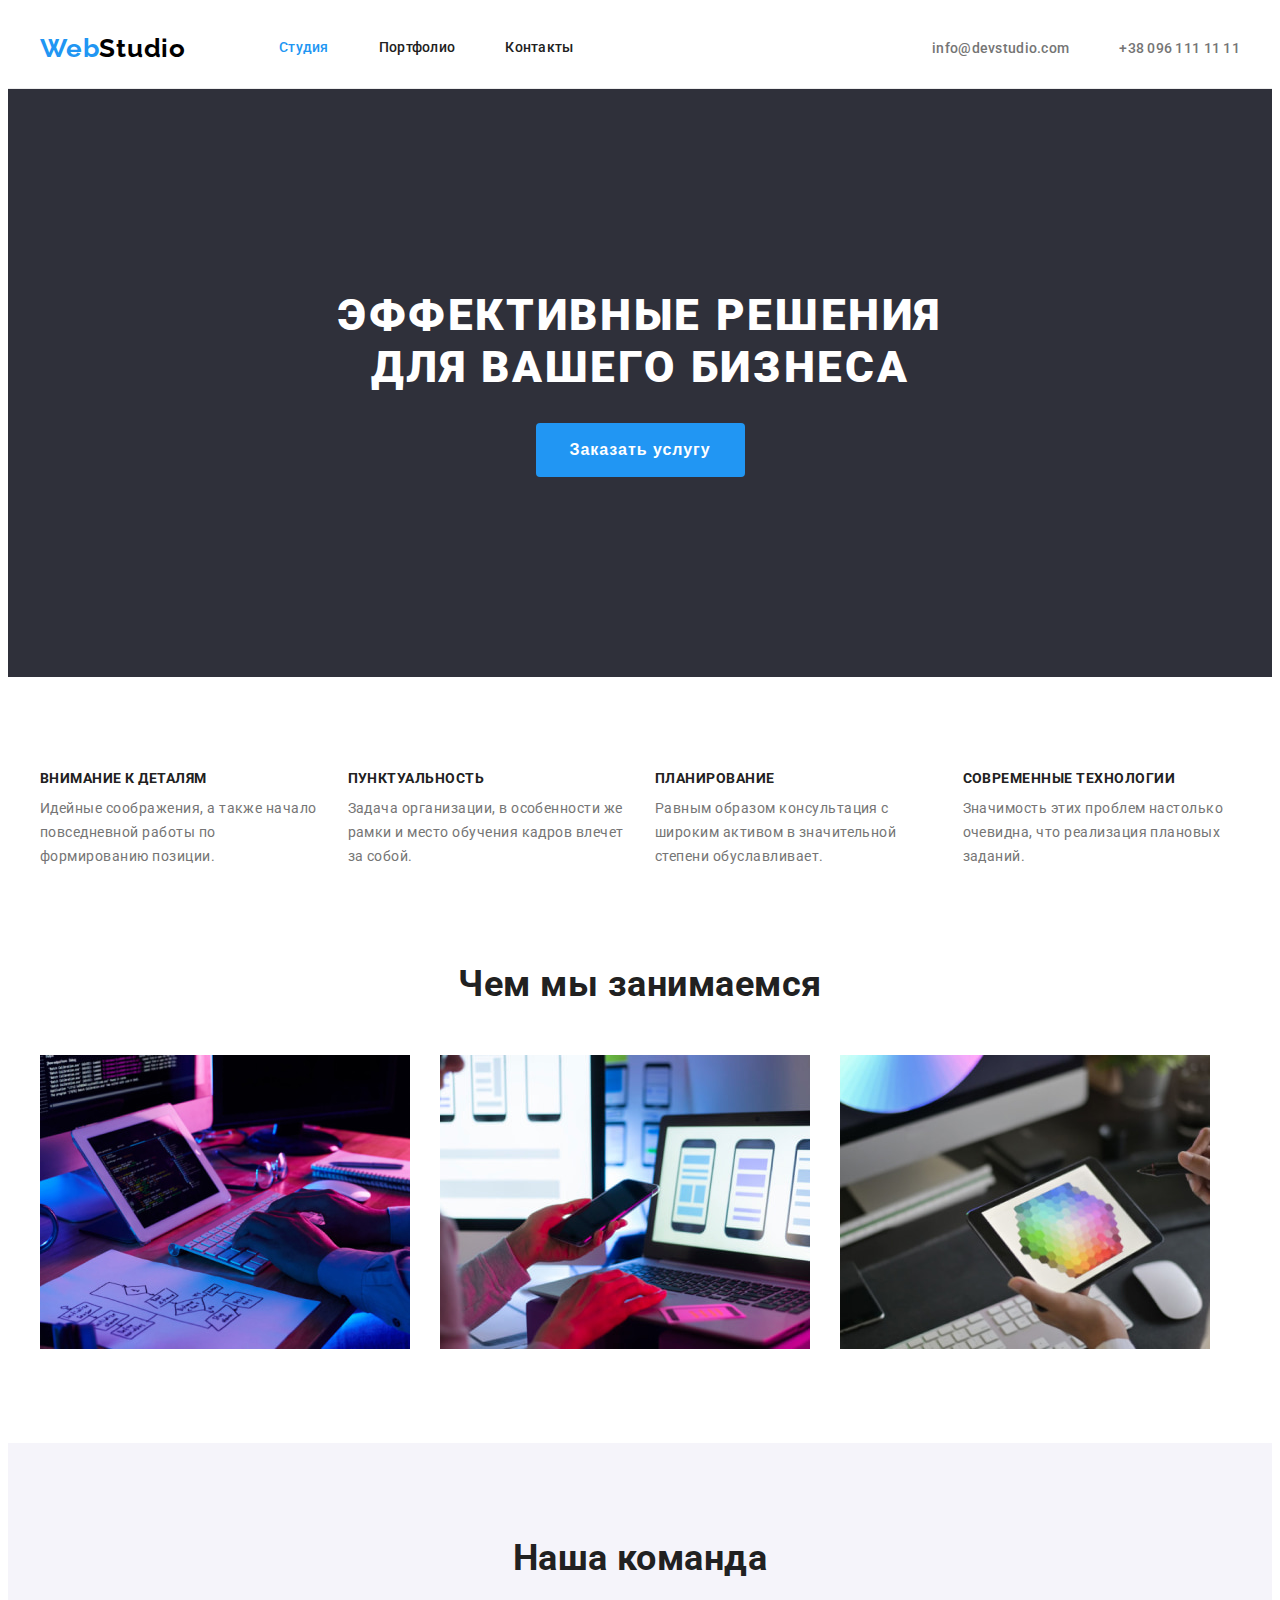
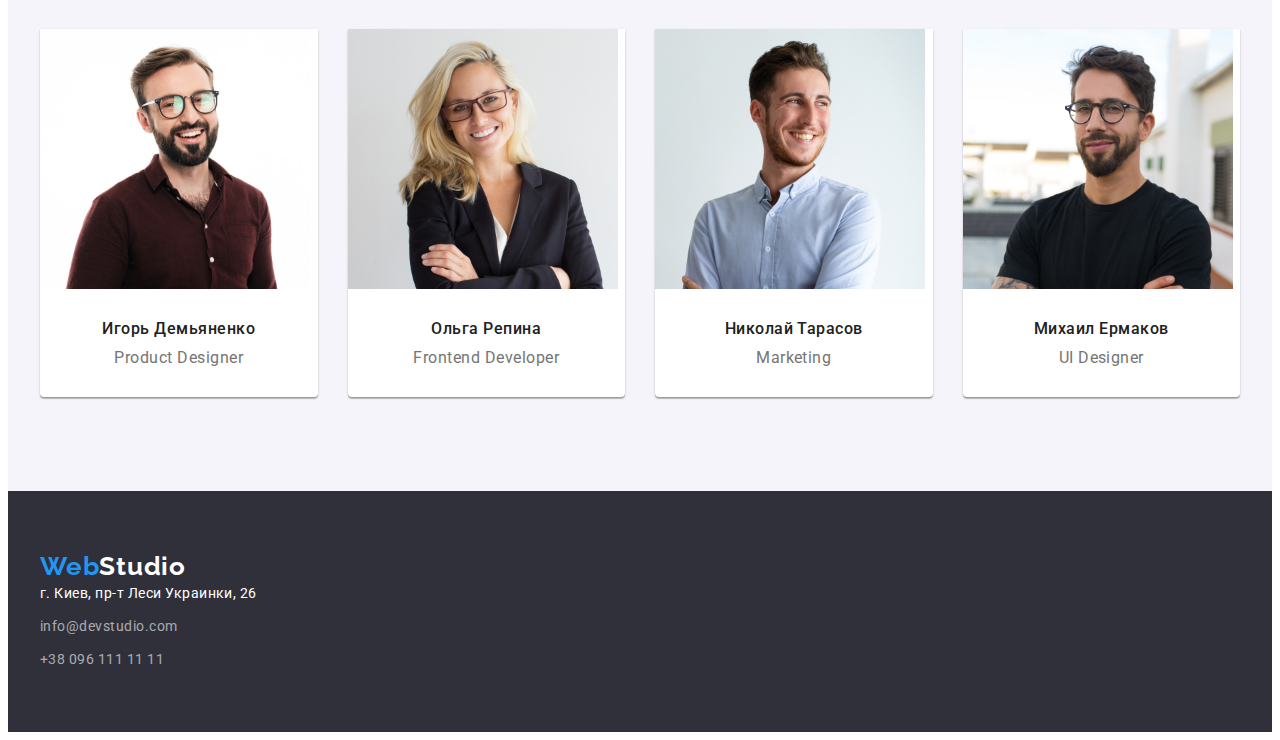
<file: index.html>
<!DOCTYPE html>
<html lang="en-ru">
<head>
    <meta charset="UTF-8">
    <meta http-equiv="X-UA-Compatible" content="IE=edge">
    <meta name="viewport" content="width=device-width, initial-scale=1.0">
    <title>Студия</title>

    <link rel="preconnect" href="https://fonts.googleapis.com">
    <link rel="preconnect" href="https://fonts.gstatic.com" crossorigin>
    <link href="https://fonts.googleapis.com/css2?family=Raleway:wght@700&family=Roboto:wght@400;500;700;900&display=swap" rel="stylesheet">

    <link rel="stylesheet" href="https://cdnjs.cloudflare.com/ajax/libs/modern-normalize/1.1.0/modern-normalize.min.css" integrity="sha512-wpPYUAdjBVSE4KJnH1VR1HeZfpl1ub8YT/NKx4PuQ5NmX2tKuGu6U/JRp5y+Y8XG2tV+wKQpNHVUX03MfMFn9Q==" crossorigin="anonymous" referrerpolicy="no-referrer" />
    <link rel="stylesheet" href="./css/styles.css">
</head>

<body>
    <!-- Шапка страницы -->
    <header>
        <div class="container header-container">
            <!-- Навигация -->
            <nav class="header-nav">
                <!-- Логотип -->
                <a href="./index.html" class="logo"><span class="part-logo">Web</span>Studio</a>

                <!-- Навигация на другие страницы -->
                <ul class="site-nav list">
                    <li class="item"><a href="./index.html" class="site-nav-link link current">Студия</a></li>
                    <li class="item"><a href="./portfolio.html" class="site-nav-link link">Портфолио</a></li>
                    <li class="item"><a href="" class="site-nav-link">Контакты</a></li>
                </ul>
            </nav>

            <!-- Контакты -->
            <ul class="auth-nav list">
                <li class="item"><a href="mailto:info@devstudio.com" class="auth-nav-link">info@devstudio.com</a></li>
                <li class="item"><a href="tel:+380961111111" class="auth-nav-link">+38 096 111 11 11</a></li>
            </ul>
        </div>
        
    </header>

    <main>
        <!-- Баннер (блог-герой)-->
        <section class="hero">
            <div class="container">
                <H1 class="hero-title">Эффективные решения<br> для вашего бизнеса</H1>

                <!-- Кнопка перехода на страницу заказа -->
                <button type="button" class="hero-button">Заказать услугу</button>
            </div>
            
        </section>

        <!-- Особенности -->
        <section class="section">
            <div class="container">
                <h2 class="section-title visually-hidden">Особенности</h2>

                <ul class="features-list list">
                    <li class="item">
                        <h3 class="features-title">Внимание к деталям</h3>
                        <p class="features-text">Идейные соображения, а также начало повседневной работы по формированию позиции.</p>
                    </li>
                    <li class="item">
                        <h3 class="features-title">Пунктуальность</h3>
                        <p class="features-text">Задача организации, в особенности же рамки и место обучения кадров влечет за собой.</p>
                    </li>
                    <li class="item">
                        <h3 class="features-title">Планирование</h3>
                        <p class="features-text"> Равным образом консультация с широким активом в значительной степени обуславливает.</p>
                    </li>
                    <li class="item">
                        <h3 class="features-title">Современные технологии</h3>
                        <p class="features-text">Значимость этих проблем настолько очевидна, что реализация плановых заданий.</p>
                    </li>
                </ul>
            </div>
            
        </section>

        <!-- Чем мы занимаемся -->
        <section class="section work-section">
            <div class="container">
                <h2 class="section-title">Чем мы занимаемся</h2>

                <ul class="work-list list">
                    <li class="item">
                        <img src="./images/prof-activity/web-development.jpg" alt="Вебразработка" width="370">
                    </li>
                    <li class="item">
                        <img src="./images/prof-activity/adaptive-layout.jpg" alt="Адаптивная верстка" width="370">
                    </li>
                    <li class="item">
                        <img src="./images/prof-activity/web-design.jpg" alt="Вебдизайн" width="370">
                    </li>
                </ul>
            </div>
            
        </section>
        
        <!-- Наша команда -->
        <section class="section our-team">
            <div class="container">
                <h2 class="section-title">Наша команда</h2>
                <ul class="our-team-list list">
                    <li class="item">
                        <img src="./images/our-team/demyanenko.jpg" alt="Игорь Демьяненко" width="270">
                        <div class="our-team-card">
                            <h3 class="our-team-title">Игорь Демьяненко</h3>
                            <p class="our-team-text">Product Designer</p>
                        </div>
                    </li>
                    <li class="item">
                        <img src="./images/our-team/repina.jpg" alt="Ольга Репина" width="270">
                        <div class="our-team-card">                        
                            <h3 class="our-team-title">Ольга Репина</h3>
                            <p class="our-team-text">Frontend Developer</p>
                        </div>
                    </li>
                    <li class="item">
                        <img src="./images/our-team/tarasow.jpg" alt="Николай Тарасов" width="270">
                        <div class="our-team-card">
                            <h3 class="our-team-title">Николай Тарасов</h3>
                            <p class="our-team-text">Marketing</p>
                        </div>
                    </li>
                    <li class="item">
                        <img src="./images/our-team/ermakow.jpg" alt="Михаил Ермаков" width="270">
                        <div class="our-team-card">
                            <h3 class="our-team-title">Михаил Ермаков</h3>
                            <p class="our-team-text">UI Designer</p>
                        </div>
                    </li>
                </ul>
            </div>
        </section>
    </main>

    <!-- Футер -->
    <footer class="footer">
        <div class="container footer-container">
            <!-- Логотип -->
            <a href="./index.html" class="logo"><span class="part-logo">Web</span>Studio</a>
            
            <!-- Адрес и контакты -->
            <address>
                <ul class="address-nav list">
                    <li class="item">
                        <a href="https://goo.gl/maps/XjStZC7h4bTxzezK6" class="footer-address" target="_blank" rel="noreferrer noopener">
                            г. Киев, пр-т Леси Украинки, 26
                        </a>
                    </li>
                    <li class="item">
                        <a href="mailto:info@devstudio.com" class="address-nav-link">info@devstudio.com</a>
                    </li>
                    <li class="item">
                        <a href="tel:+380961111111" class="address-nav-link">+38 096 111 11 11</a>
                    </li>
                </ul>
            </address>
        </div>
    </footer>
</body>
</html>
</file>
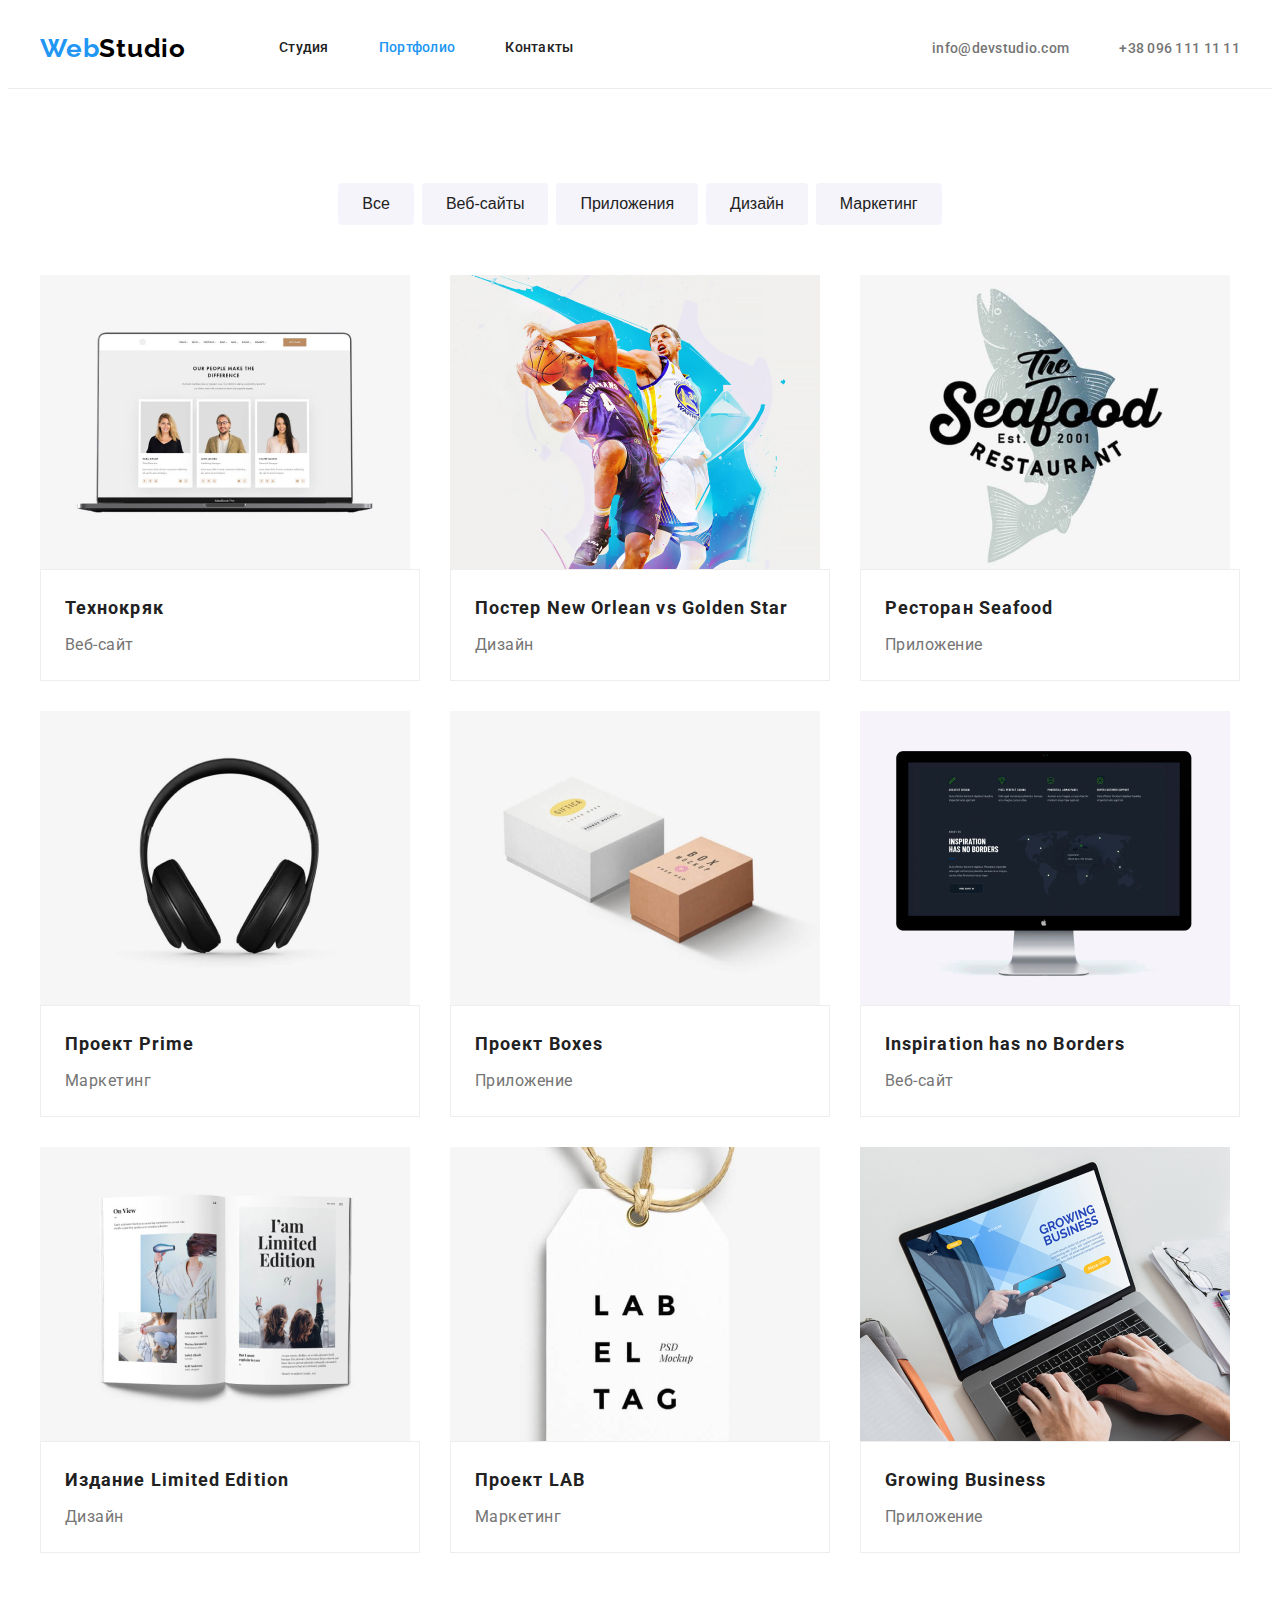
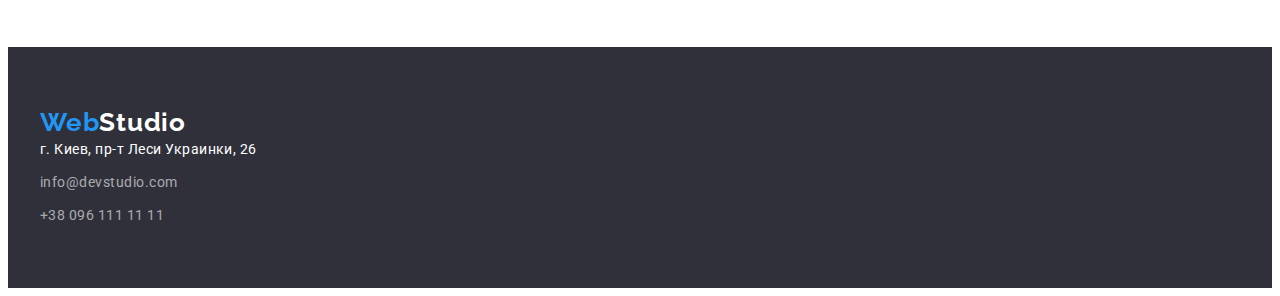
<file: portfolio.html>
<!DOCTYPE html>
<html lang="en-ru">
<head>
    <meta charset="UTF-8">
    <meta http-equiv="X-UA-Compatible" content="IE=edge">
    <meta name="viewport" content="width=device-width, initial-scale=1.0">
    <title>Портфолио</title>

    <link rel="preconnect" href="https://fonts.googleapis.com">
    <link rel="preconnect" href="https://fonts.gstatic.com" crossorigin>
    <link href="https://fonts.googleapis.com/css2?family=Raleway:wght@700&family=Roboto:wght@400;500;700;900&display=swap" rel="stylesheet">

    <link rel="stylesheet" href="https://cdnjs.cloudflare.com/ajax/libs/modern-normalize/1.1.0/modern-normalize.min.css" integrity="sha512-wpPYUAdjBVSE4KJnH1VR1HeZfpl1ub8YT/NKx4PuQ5NmX2tKuGu6U/JRp5y+Y8XG2tV+wKQpNHVUX03MfMFn9Q==" crossorigin="anonymous" referrerpolicy="no-referrer" />
    <link rel="stylesheet" href="./css/styles.css">
</head>
<body>
    <header>
        <div class="container header-container">
            <!-- Навигация -->
            <nav class="header-nav">
                <!-- Логотип -->
                <a href="./index.html" class="logo"><span class="part-logo">Web</span>Studio</a>

                <!-- Навигация на другие страницы -->
                <ul class="site-nav list">
                    <li class="item"><a href="./index.html" class="site-nav-link link">Студия</a></li>
                    <li class="item"><a href="./portfolio.html" class="site-nav-link link current">Портфолио</a></li>
                    <li class="item"><a href="" class="site-nav-link">Контакты</a></li>
                </ul>
            </nav>

            <!-- Контакты -->
            <ul class="auth-nav list">
                <li class="item"><a href="mailto:info@devstudio.com" class="auth-nav-link">info@devstudio.com</a></li>
                <li class="item"><a href="tel:+380961111111" class="auth-nav-link">+38 096 111 11 11</a></li>
            </ul>
        </div>
        
    </header>
    
    <main>
        <!-- Наши работы -->
        <section class="section">
            <div class="container">
                <h1 class="section-title visually-hidden">Наши работы</h1>

                <!-- Фильтр -->
                <ul class="filter-list list">
                    <li class="item"><button type="button" class="filter-button">Все</button></li>
                    <li class="item"><button type="button" class="filter-button">Веб-сайты</button></li>
                    <li class="item"><button type="button" class="filter-button">Приложения</button></li>
                    <li class="item"><button type="button" class="filter-button">Дизайн</button></li>
                    <li class="item"><button type="button" class="filter-button">Маркетинг</button></li>
                </ul>

                <!-- Примеры работ -->
                <ul class="examples-list list">
                    <li class="item">
                        <a href="" class="examples-link">
                            <img src="./images/our-works/technokryak.jpg" alt="Ноутбук со страницей вебсайта" width="370" height="294">
                            <div class="examples-card">
                                <h2 class="examples-title">Технокряк</h2>
                                <p class="examples-text">Веб-сайт</p>
                            </div>
                        </a>
                    </li>
                    <li class="item">
                        <a href="" class="examples-link">
                            <img src="./images/our-works/new-orlean-golden-star.jpg" alt="Постер New Orlean vs Golden Star" width="370" height="294">
                            <div class="examples-card">
                                <h2 class="examples-title">Постер New Orlean vs Golden Star</h2>
                                <p class="examples-text">Дизайн</p>
                            </div>  
                        </a>
                    </li>
                    <li class="item">
                        <a href="" class="examples-link">
                            <img src="./images/our-works/seafood.jpg" alt="Логотип ресторана Seafood" width="370" height="294">
                            <div class="examples-card">
                                <h2 class="examples-title">Ресторан Seafood</h2>
                                <p class="examples-text">Приложение</p>
                            </div>
                        </a>
                    </li>
                    <li class="item">
                        <a href="" class="examples-link">
                            <img src="./images/our-works/prime.jpg" alt="Наушники" width="370" height="294">
                            <div class="examples-card">
                                <h2 class="examples-title">Проект Prime</h2>
                                <p class="examples-text">Маркетинг</p>
                            </div>
                        </a>
                    </li>
                    <li class="item">
                        <a href="" class="examples-link">
                            <img src="./images/our-works/boxes.jpg" alt="Упаковочные коробки" width="370" height="294">
                            <div class="examples-card">
                                <h2 class="examples-title">Проект Boxes</h2>
                                <p class="examples-text">Приложение</p>
                            </div>
                        </a>
                    </li>
                    <li class="item">
                        <a href="" class="examples-link">
                            <img src="./images/our-works/inspiration-has-no-borders.jpg" alt="Монитор с вебсайтом" width="370" height="294">
                            <div class="examples-card">
                                <h2 class="examples-title">Inspiration has no Borders</h2>
                                <p class="examples-text">Веб-сайт</p>
                            </div>
                        </a>
                    </li>
                    <li class="item">
                        <a href="" class="examples-link">
                            <img src="./images/our-works/limited-edition.jpg" alt="Разворот журнала" width="370" height="294">
                            <div class="examples-card">
                                <h2 class="examples-title">Издание Limited Edition</h2>
                                <p class="examples-text">Дизайн</p>
                            </div>
                        </a>
                    </li>
                    <li class="item">
                            <a href="" class="examples-link">
                            <img src="./images/our-works/lab.jpg" alt="Бирка" width="370" height="294">
                            <div class="examples-card">
                                <h2 class="examples-title">Проект LAB</h2>
                                <p class="examples-text">Маркетинг</p>
                            </div>
                        </a>
                    </li>
                    <li class="item">
                        <a href="" class="examples-link">
                            <img src="./images/our-works/growing-business.jpg" alt="Ноутбук с открытым приложением" width="370" height="294">
                            <div class="examples-card">
                                <h2 class="examples-title">Growing Business</h2>
                                <p class="examples-text">Приложение</p>
                            </div>
                        </a>
                    </li>
                </ul>
            </div>
        </section>

    </main>

    <!-- Футер -->
    <footer class="footer">
        <div class="container footer-container">
            <!-- Логотип -->
            <div class="footer-logo">
                <a href="./index.html" class="logo"><span class="part-logo">Web</span>Studio</a>
            </div>
            

            <!-- Адрес и контакты -->
            <address>
                <ul class="address-nav list">
                    <li class="item">
                        <a href="https://goo.gl/maps/XjStZC7h4bTxzezK6" class="footer-address" target="_blank" rel="noreferrer noopener">
                            г. Киев, пр-т Леси Украинки, 26
                        </a>
                    </li>
                    <li class="item">
                        <a href="mailto:info@devstudio.com" class="address-nav-link">info@devstudio.com</a>
                    </li>
                    <li class="item">
                        <a href="tel:+380961111111" class="address-nav-link">+38 096 111 11 11</a>
                    </li>
                </ul>
            </address>
        </div>
    </footer>
</body>
</html>
</file>
<file: css/styles.css>
:root {
    /* Цвет фона*/
    --primary-bg-color: #FFFFFF;
    --secondary-bg-color: #F5F4FA;
    --accent-bg-color: #2F303A;

    /* Цвет шрифтов */
    --primary-text-color: #757575;
    --secondary-text-color: #FFFFFF;
    --title-text-color: #212121;
    --logo-text-color: #000000;
    --accent-color: #2196F3;
    --primary-link-color: rgba(255, 255, 255, 0.6);
    --button-hover-color: #188CE8;
}

body {
    background-color: var(--primary-bg-color);
    color: var(--primary-text-color);

    font-family: "Roboto", sans-serif;
    letter-spacing: 0.03em;
}

.list, h1, h2, h3, h4, h5, h6, p {
    padding: 0;
    margin: 0;
}

.list {
    list-style: none;
}

img {
    display: block;
    max-width: 100%;
    height: auto;
}

.container {
    max-width: 1200px;
    margin: 0 auto;
    padding: 0 15px;   
}

/* Секция */
.section {
    padding: 94px 0;
}

.section-title {
    display: block;
    margin-bottom: 50px;
    color: var(--title-text-color);

    font-weight: 700;
    font-size: 36px;
    line-height: 1.17;
    text-align: center;
} 

.visually-hidden { 
    position: absolute; 
    width: 1px; 
    height: 1px; 
    margin: -1px; 
    border: 0; 
    padding: 0; 
    white-space: nowrap; 
    clip-path: inset(100%); 
    clip: rect(0 0 0 0); 
    overflow: hidden; 
} 
    
/* Хэдер */
header {
    border-bottom: 1px solid #ECECEC;
}

.header-container {
    display: flex;
    align-items: center; 
}

.header-nav {
    display: flex;
    flex-direction: row;
    align-items: center;

}
/* Логотип */
.logo {
    color: var(--logo-text-color);

    font-family: "Raleway", sans-serif;
    font-weight: 700;
    font-size: 26px;
    line-height: 1.19;
    letter-spacing: 0.03em;
    text-decoration: none;
}

.part-logo {
    color: var(--accent-color);
}

/* Навигация по сайту */
.site-nav {
    display: flex;
    margin-left: 93px;
}

.site-nav-link{
    display: block;
    padding: 32px 0;
    color: var(--title-text-color);

    font-weight: 500;
    font-size: 14px;
    line-height: 1.14;
    letter-spacing: 0.02em;
    text-decoration: none;
}

.site-nav-link:hover, 
.site-nav-link:focus, 
.site-nav-link.current{
    color: var(--accent-color);
}   

.auth-nav {
    display: flex;
    margin-left: auto;
}

.site-nav .item + .item, 
.auth-nav .item + .item {
    margin-left: 50px;
}

.auth-nav-link {
    color: var(--primary-text-color);
    display: block;
    padding: 12px 0;

    font-weight: 500;
    font-size: 14px;
    line-height: 1,14;
    letter-spacing: 0.02em;
    text-decoration: none;
}

.auth-nav-link:hover, 
.auth-nav-link:focus  {
    color: var(--accent-color); 
}

/* Баннер (блог-герой) */
.hero {
    padding: 200px 0;
    text-align: center;
    background-color: var(--accent-bg-color);
}

.hero-title {
    margin-bottom: 30px;
    color: var(--secondary-text-color);

    font-weight: 900;
    font-size: 44px;
    line-height: 1,36;
    letter-spacing: 0.06em;
    text-transform: uppercase;
}

/* Кнопка заказа*/
.hero-button {
    padding: 10px 32px;
    min-width: 200px;
    border-radius: 4px;
    background-color: var(--accent-color);
    color: var(--secondary-text-color);
    border-color: transparent;
    
    font-weight: 700;
    font-size: 16px;
    line-height: 1.88;
    letter-spacing: 0.06em;
    text-decoration: none;
    cursor: pointer;
}

.hero-button:hover, 
.hero-button:focus {
    background-color: var(--button-hover-color);
}

/* Особенности */
.features-list {
    display: flex;
    flex-wrap: wrap;
}

.features-list .item {
    width: calc((100% - 90px) / 4);  
}

.features-list .item:not(:first-child) {
    margin-left: 30px;
}
.features-title {
    margin-bottom: 10px;
    color: var(--title-text-color);

    font-weight: 700;
    font-size: 14px;
    line-height: 1.14;
    text-transform: uppercase;
}

.features-text {
    font-size: 14px;
    line-height: 1.71;
}

/* Чем мы занимаемся */
.work-section {
    padding-top: 0;
}
.work-list {
    display: flex;
    flex-wrap: wrap;
}

.work-list .item + .item {
    margin-left: 30px;
}

/* Наша команда */
.our-team {
    background-color: var(--secondary-bg-color);
}

.our-team-list {
    display: flex;
    flex-wrap: wrap;
}

.our-team-list .item {
    flex-basis: calc((100% - 3 * 30px) / 4);
    background-color: var(--primary-bg-color);
    box-shadow: 0px 1px 3px rgba(0, 0, 0, 0.12), 
                0px 1px 1px rgba(0, 0, 0, 0.14), 
                0px 2px 1px rgba(0, 0, 0, 0.2);
    border-radius: 0px 0px 4px 4px;
}

.our-team-list .item:not(:first-child) {
    margin-left: 30px;
}

.our-team-card {
    padding: 30px 0;
}

.our-team-text, 
.our-team-title {
    font-size: 16px;
    line-height: 1.19;
    /* identical to box height */
    text-align: center;
}

.our-team-title {
    margin-bottom: 10px;
    color: var(--title-text-color);
    font-weight: 500;
}

/* Футер */
.footer {
    background-color: var(--accent-bg-color);
}

.footer-container {
    padding: 60px 15px;
}

.footer .logo {
    margin-bottom: 20px;
    color: var(--secondary-text-color);
}

.address-nav {
    font-style: normal;
    font-size: 14px;
    line-height: 1.71;
}

.address-nav .item {
    margin-left: auto;
}

.address-nav .item:not(:last-child) {
    margin-bottom: 9px;
}

.address-nav-link {
    color: var(--primary-link-color);

    text-decoration: none;
}

.footer-address {
    color: var(--secondary-text-color);

    text-decoration: none;
}

.address-nav-link:hover, 
.address-nav-link:focus {
    color: var(--accent-color);
    
}
/* Стили для портфолио */

/* Кнопки фильтра */
.filter-list {
    display: flex;
    justify-content: center;
    margin-bottom: 50px;
}

.filter-list .item + .item {
    margin-left: 8px;
}

.filter-button {
    padding: 6px 22px;
    border-radius: 4px;
    background-color: var(--secondary-bg-color);
    color: var(--title-text-color);
    border-color: transparent;

    font-weight: 500;
    font-size: 16px;
    line-height: 1.62;
    text-align: center;
    text-decoration: none;
    cursor: pointer;
}
    
.filter-button:hover, .filter-button:focus {
    background-color: var(--accent-color);
    color: var(--secondary-text-color);
    box-shadow: 0px 3px 1px rgba(0, 0, 0, 0.1), 
                0px 1px 2px rgba(0, 0, 0, 0.08), 
                0px 2px 2px rgba(0, 0, 0, 0.12);
}

/* Наши работы */
.examples-list {
    display: flex;
    flex-wrap: wrap;
    margin: -15px;
}

.examples-list .item {
    flex-basis: calc((100% - 90px) / 3);
    margin: 15px;
}

.examples-link {
    text-decoration: none;
}

.examples-card {
    padding: 20px 24px;
    border: 1px solid #EEEEEE;
}

.examples-title {
    margin-bottom: 4px;
    
    color: var(--title-text-color);
    font-size: 18px;
    line-height: 2;
    letter-spacing: 0.06em;
}

.examples-text {
    color: var(--primary-text-color);
    font-style: normal;
    font-size: 16px;
    line-height: 1.88;
    /* identical to box height, or 188% */
}
</file>
